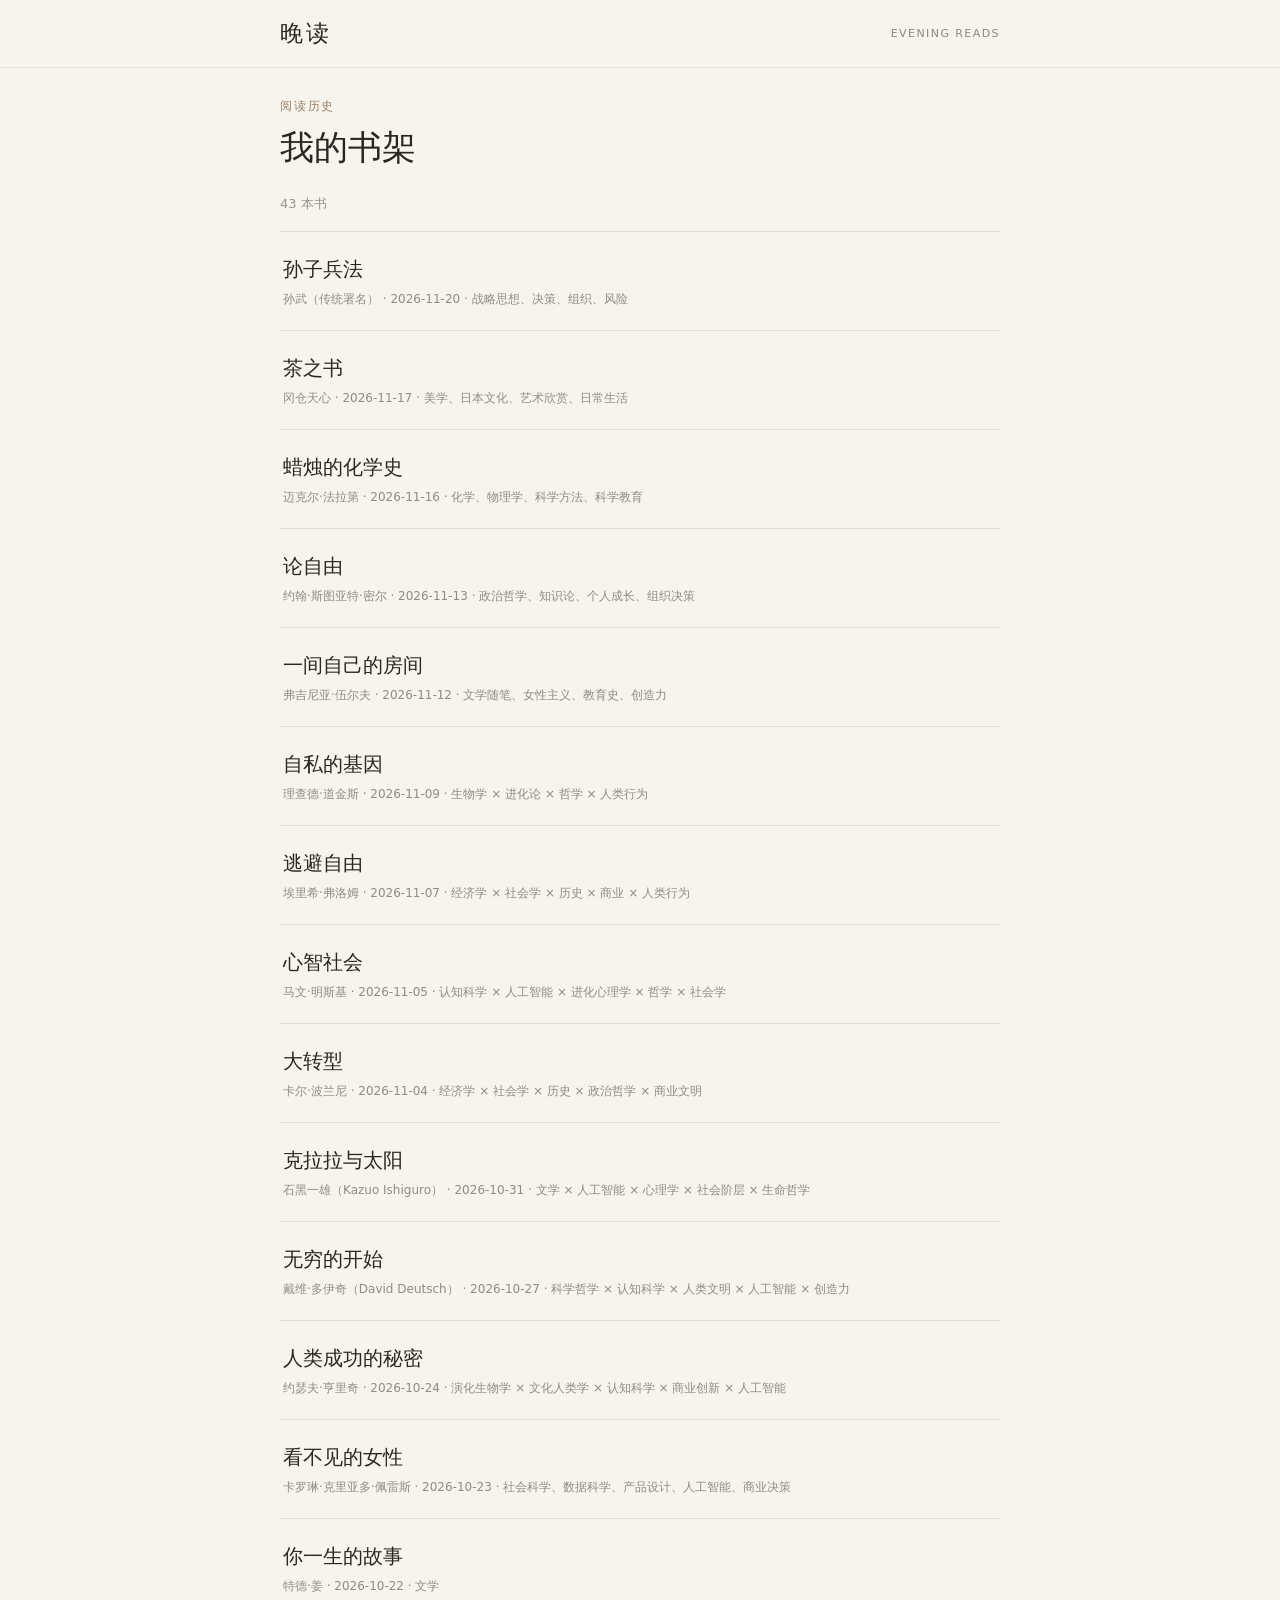
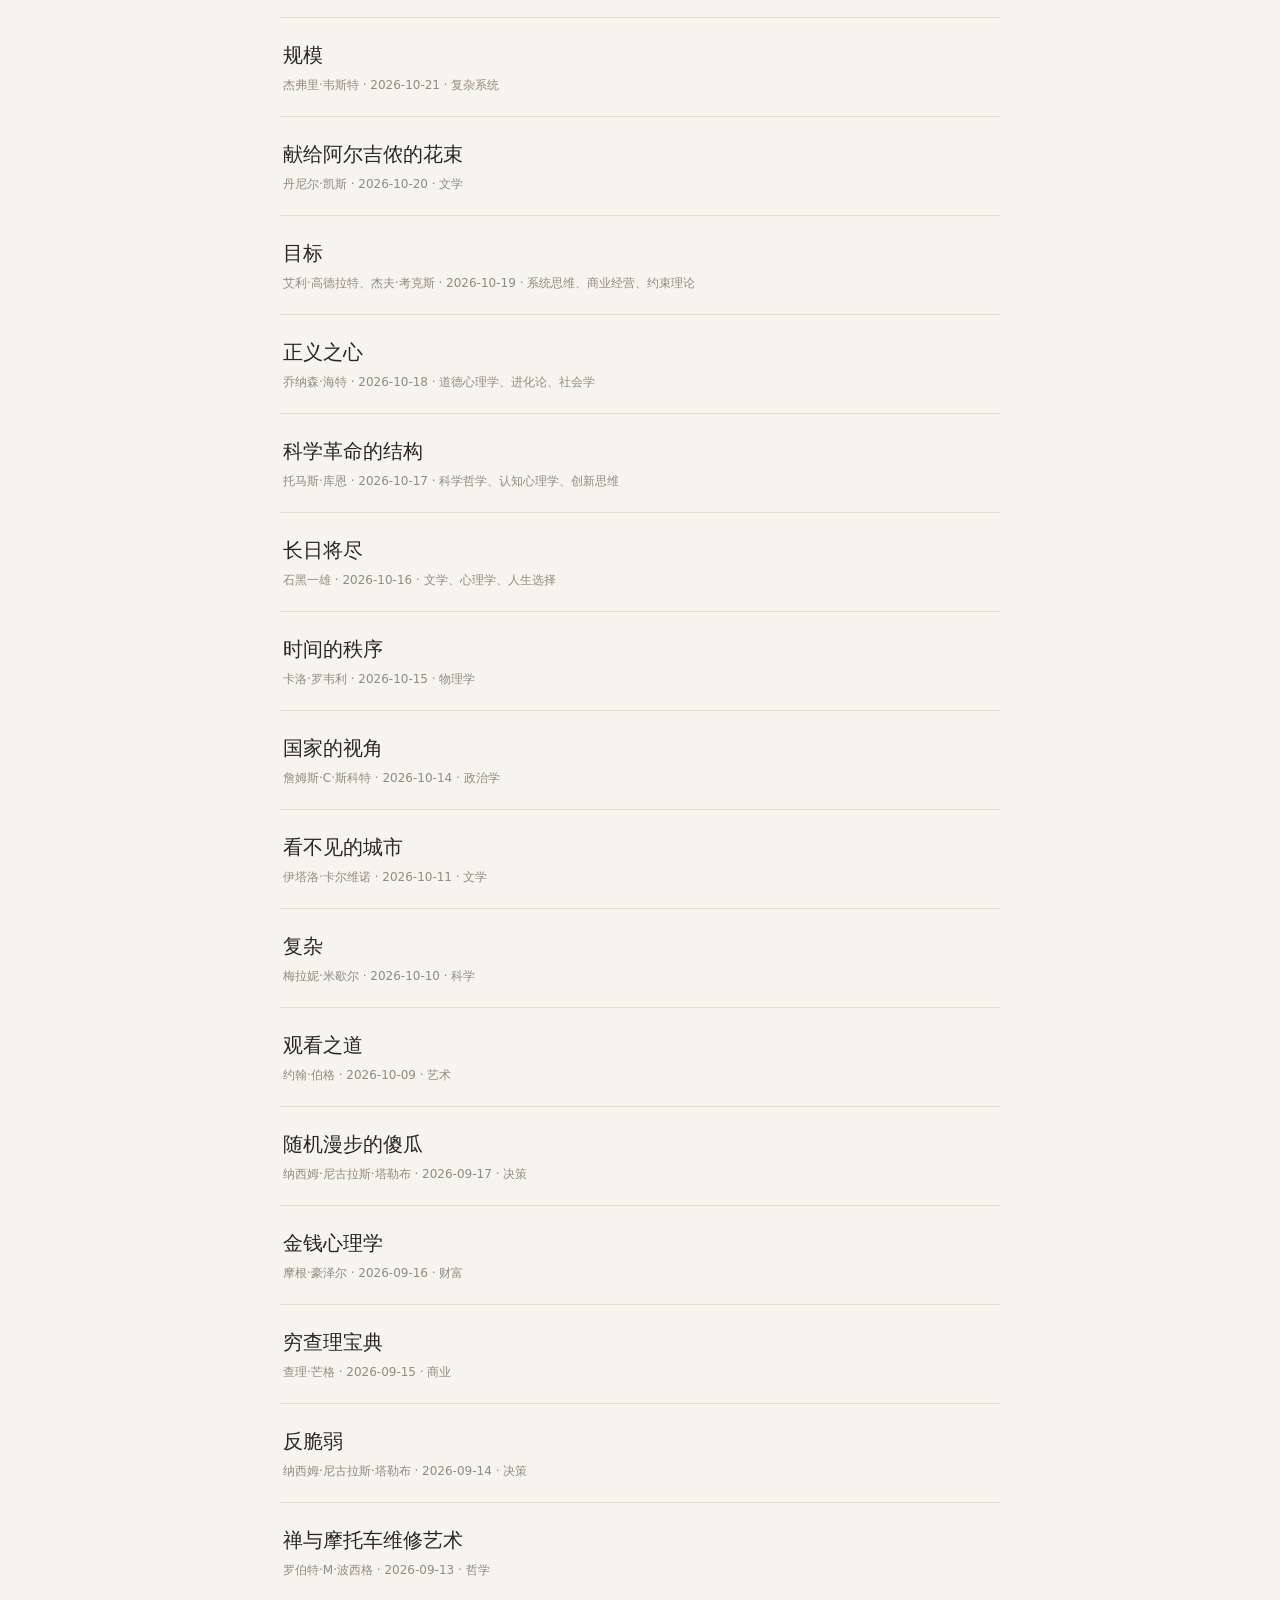
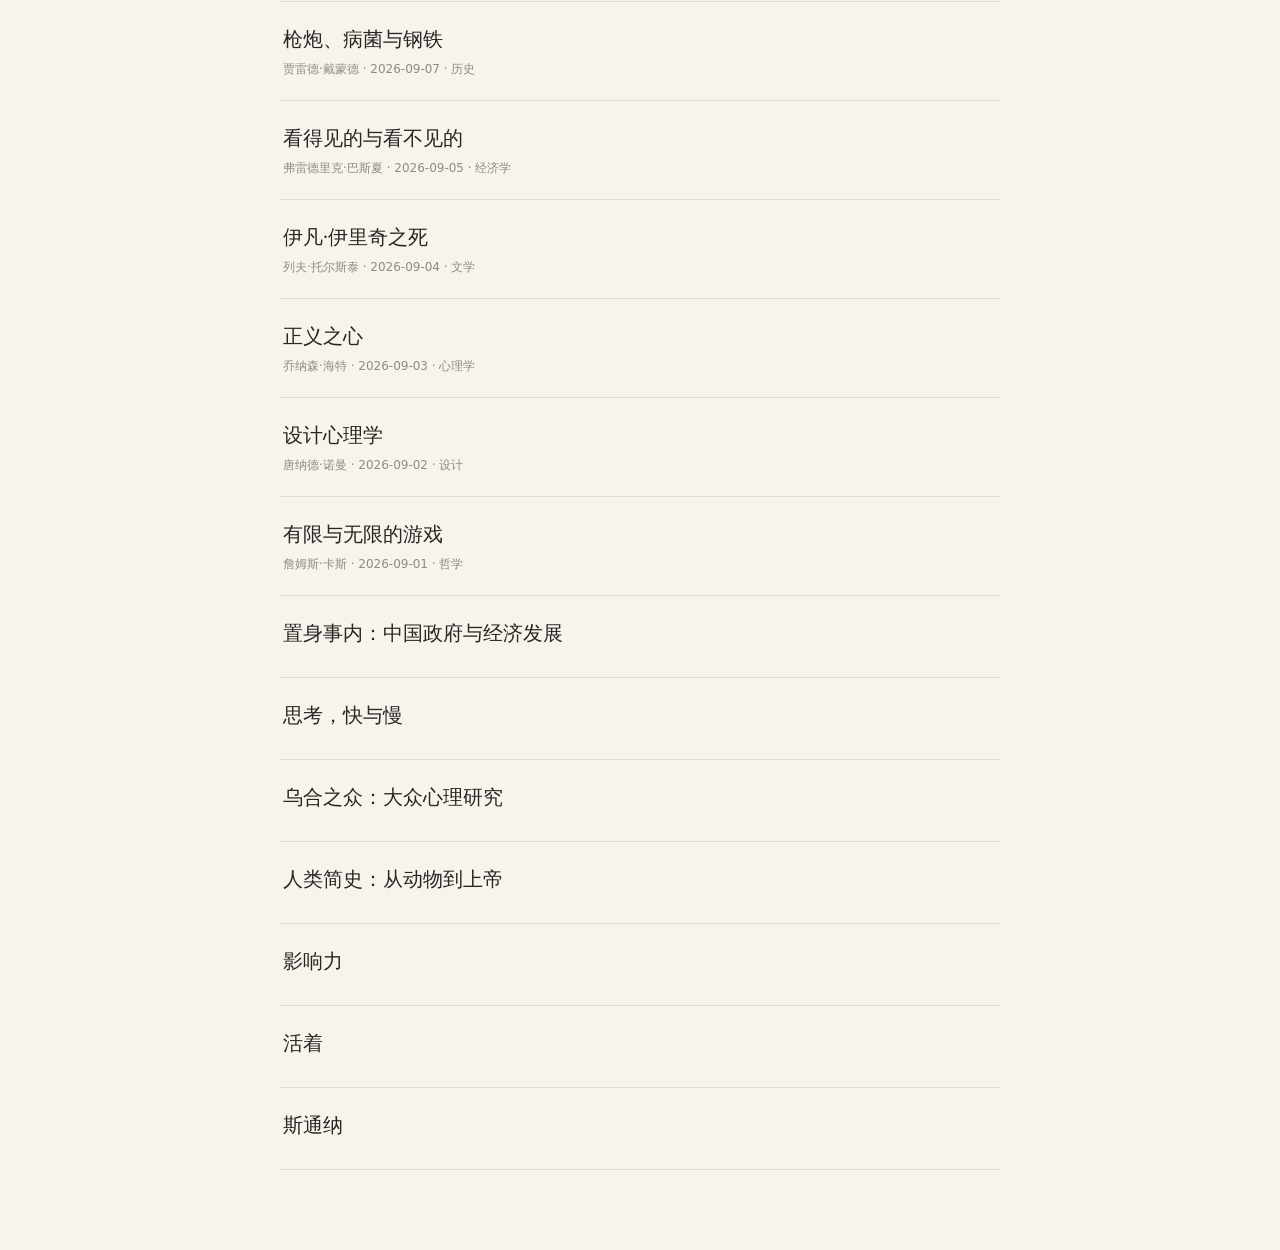
<file: read/index.html>
<!doctype html>
<html lang="zh-CN">
<head>
  <meta charset="utf-8">
  <meta name="viewport" content="width=device-width, initial-scale=1">
  <meta name="theme-color" content="#f7f4ee">
  <title>晚读书架</title>
  <style>
    :root{color-scheme:light;background:#f7f4ee;color:#292722;font-family:system-ui,-apple-system,"PingFang SC","Microsoft YaHei",sans-serif}
    *{box-sizing:border-box}body{margin:0}button{font:inherit}header{border-bottom:1px solid #e7e1d5;background:#f7f4ee;position:sticky;top:0;z-index:2}
    .bar{max-width:760px;margin:auto;padding:18px 20px;display:flex;align-items:center;justify-content:space-between}
    .brand{font-family:Georgia,"Songti SC",serif;font-size:23px;letter-spacing:.12em}.tag{font-size:11px;color:#8e887e;letter-spacing:.13em}
    main{max-width:760px;margin:auto;padding:30px 20px 80px}.eyebrow{font-size:12px;letter-spacing:.15em;color:#9b8164}
    h1{font-family:Georgia,"Songti SC",serif;font-weight:500;font-size:34px;margin:10px 0 24px}.count{font-size:13px;color:#9a948b;margin-bottom:18px}
    .row{display:block;width:100%;text-align:left;border:0;border-top:1px solid #e4ddd1;background:none;padding:22px 3px;cursor:pointer;color:inherit}
    .row:last-child{border-bottom:1px solid #e4ddd1}.row:hover{background:#f1ece3}.row-title{font-size:20px;font-family:Georgia,"Songti SC",serif;line-height:1.5}
    .row-meta{color:#918b81;font-size:12px;margin-top:7px}.back{border:0;background:none;color:#806950;padding:0;margin:0 0 25px;cursor:pointer}
    .article-meta{color:#8e887e;font-size:13px;margin-top:-10px;margin-bottom:35px}.article{font-family:Georgia,"Songti SC",serif;font-size:18px;line-height:2.05;overflow-wrap:anywhere}
    .article h1{font-size:27px;margin:40px 0 15px}.article h2{font-size:23px;font-weight:500;margin:38px 0 12px}.article h3{font-size:20px;font-weight:500;margin:30px 0 10px}
    .article p{margin:0 0 19px;white-space:pre-wrap}.article blockquote{border-left:2px solid #ad9880;margin:16px 0 24px;padding-left:18px;color:#615748}.article hr{border:0;border-top:1px solid #e1d9cc;margin:38px 0}
    .article ul,.article ol{padding-left:1.5em}.article li{margin:8px 0}.article strong{font-weight:650}.article code{font-size:.9em;background:#eee7dc;padding:2px 4px}
    .notice{color:#8b4c3f;font-size:14px;padding:20px 0}.hidden{display:none}@media(max-width:600px){main{padding-top:26px}.article{font-size:17px}h1{font-size:30px}}
  </style>
</head>
<body>
  <header><div class="bar"><div class="brand">晚读</div><div class="tag">EVENING READS</div></div></header>
  <main><div id="shelf"><div class="eyebrow">阅读历史</div><h1>我的书架</h1><div id="count" class="count"></div><div id="list"></div></div>
  <div id="detail" class="hidden"><button id="back" class="back">← 返回书架</button><div class="eyebrow">每日一本书</div><h1 id="title"></h1><div id="meta" class="article-meta"></div><div id="article" class="article"></div></div></main>
  <script>
    const shelf=document.getElementById('shelf'),detail=document.getElementById('detail'),list=document.getElementById('list');
    let books=[];
    const escapeHTML=s=>s.replace(/[&<>"']/g,c=>({'&':'&amp;','<':'&lt;','>':'&gt;','"':'&quot;',"'":'&#39;'}[c]));
    const inline=s=>escapeHTML(s).replace(/\*\*(.+?)\*\*/g,'<strong>$1</strong>').replace(/`([^`]+)`/g,'<code>$1</code>');
    function markdown(text){
      const lines=text.split('\n'),out=[];let paragraph=[],quote=[],items=[],ordered=false;
      function flush(){if(paragraph.length){out.push('<p>'+inline(paragraph.join('\n'))+'</p>');paragraph=[]}if(quote.length){out.push('<blockquote>'+inline(quote.join('\n'))+'</blockquote>');quote=[]}if(items.length){out.push('<'+(ordered?'ol':'ul')+'>'+items.map(x=>'<li>'+inline(x)+'</li>').join('')+'</'+(ordered?'ol':'ul')+'>');items=[]}}
      for(const line of lines){const t=line.trim();if(!t){flush();continue}if(/^#{1,3} /.test(t)){flush();const n=t.match(/^#+/)[0].length;out.push('<h'+n+'>'+inline(t.slice(n+1))+'</h'+n+'>');continue}if(t==='---'){flush();out.push('<hr>');continue}if(t.startsWith('> ')){if(paragraph.length||items.length)flush();quote.push(t.slice(2));continue}const m=t.match(/^([-*]|\d+\.)\s+(.+)$/);if(m){if(paragraph.length||quote.length)flush();const nextOrdered=m[1].endsWith('.');if(items.length&&ordered!==nextOrdered)flush();ordered=nextOrdered;items.push(m[2]);continue}if(quote.length||items.length)flush();paragraph.push(line)}flush();return out.join('');
    }
    function showShelf(){detail.classList.add('hidden');shelf.classList.remove('hidden');history.replaceState(null,'',location.pathname);window.scrollTo(0,0)}
    async function showBook(i){const b=books[i];if(!b)return;shelf.classList.add('hidden');detail.classList.remove('hidden');document.getElementById('title').textContent=b.title;document.getElementById('meta').textContent=[b.author,b.date,b.category].filter(Boolean).join(' · ');document.getElementById('article').textContent='正在打开…';history.replaceState(null,'','#book-'+i);window.scrollTo(0,0);try{const r=await fetch(b.file);if(!r.ok)throw Error(r.status);document.getElementById('article').innerHTML=markdown(await r.text())}catch{document.getElementById('article').innerHTML='<div class="notice">文章读取失败，请刷新页面重试。</div>'}}
    document.getElementById('back').onclick=showShelf;
    async function start(){try{const r=await fetch('books.json');if(!r.ok)throw Error(r.status);books=await r.json();books.sort((a,b)=>(b.date||'').localeCompare(a.date||''));document.getElementById('count').textContent=books.length+' 本书';books.forEach((b,i)=>{const button=document.createElement('button');button.className='row';button.innerHTML='<div class="row-title">'+escapeHTML(b.title)+'</div><div class="row-meta">'+escapeHTML([b.author,b.date,b.category].filter(Boolean).join(' · '))+'</div>';button.onclick=()=>showBook(i);list.append(button)});const match=location.hash.match(/^#book-(\d+)$/);if(match)showBook(Number(match[1]))}catch{list.innerHTML='<div class="notice">书架读取失败，请刷新页面重试。</div>'}}start();
  </script>
</body>
</html>
</file>
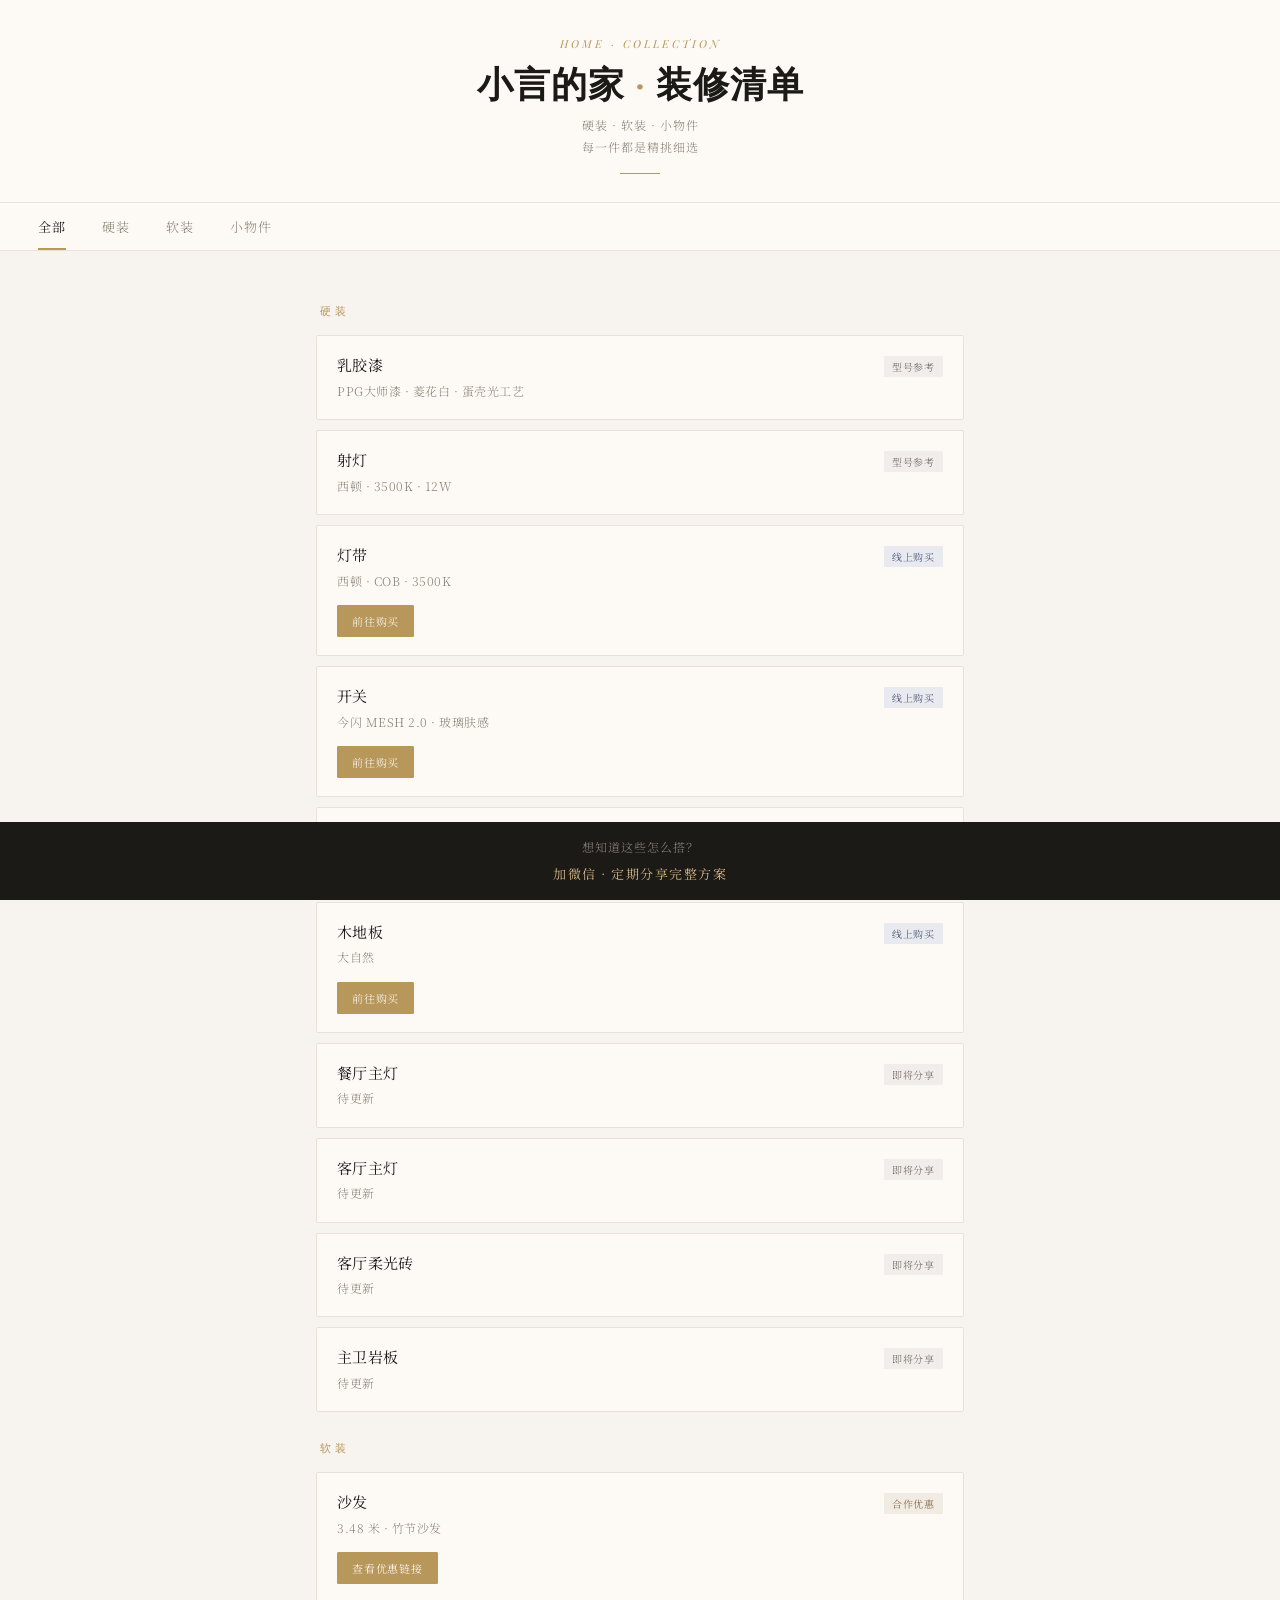
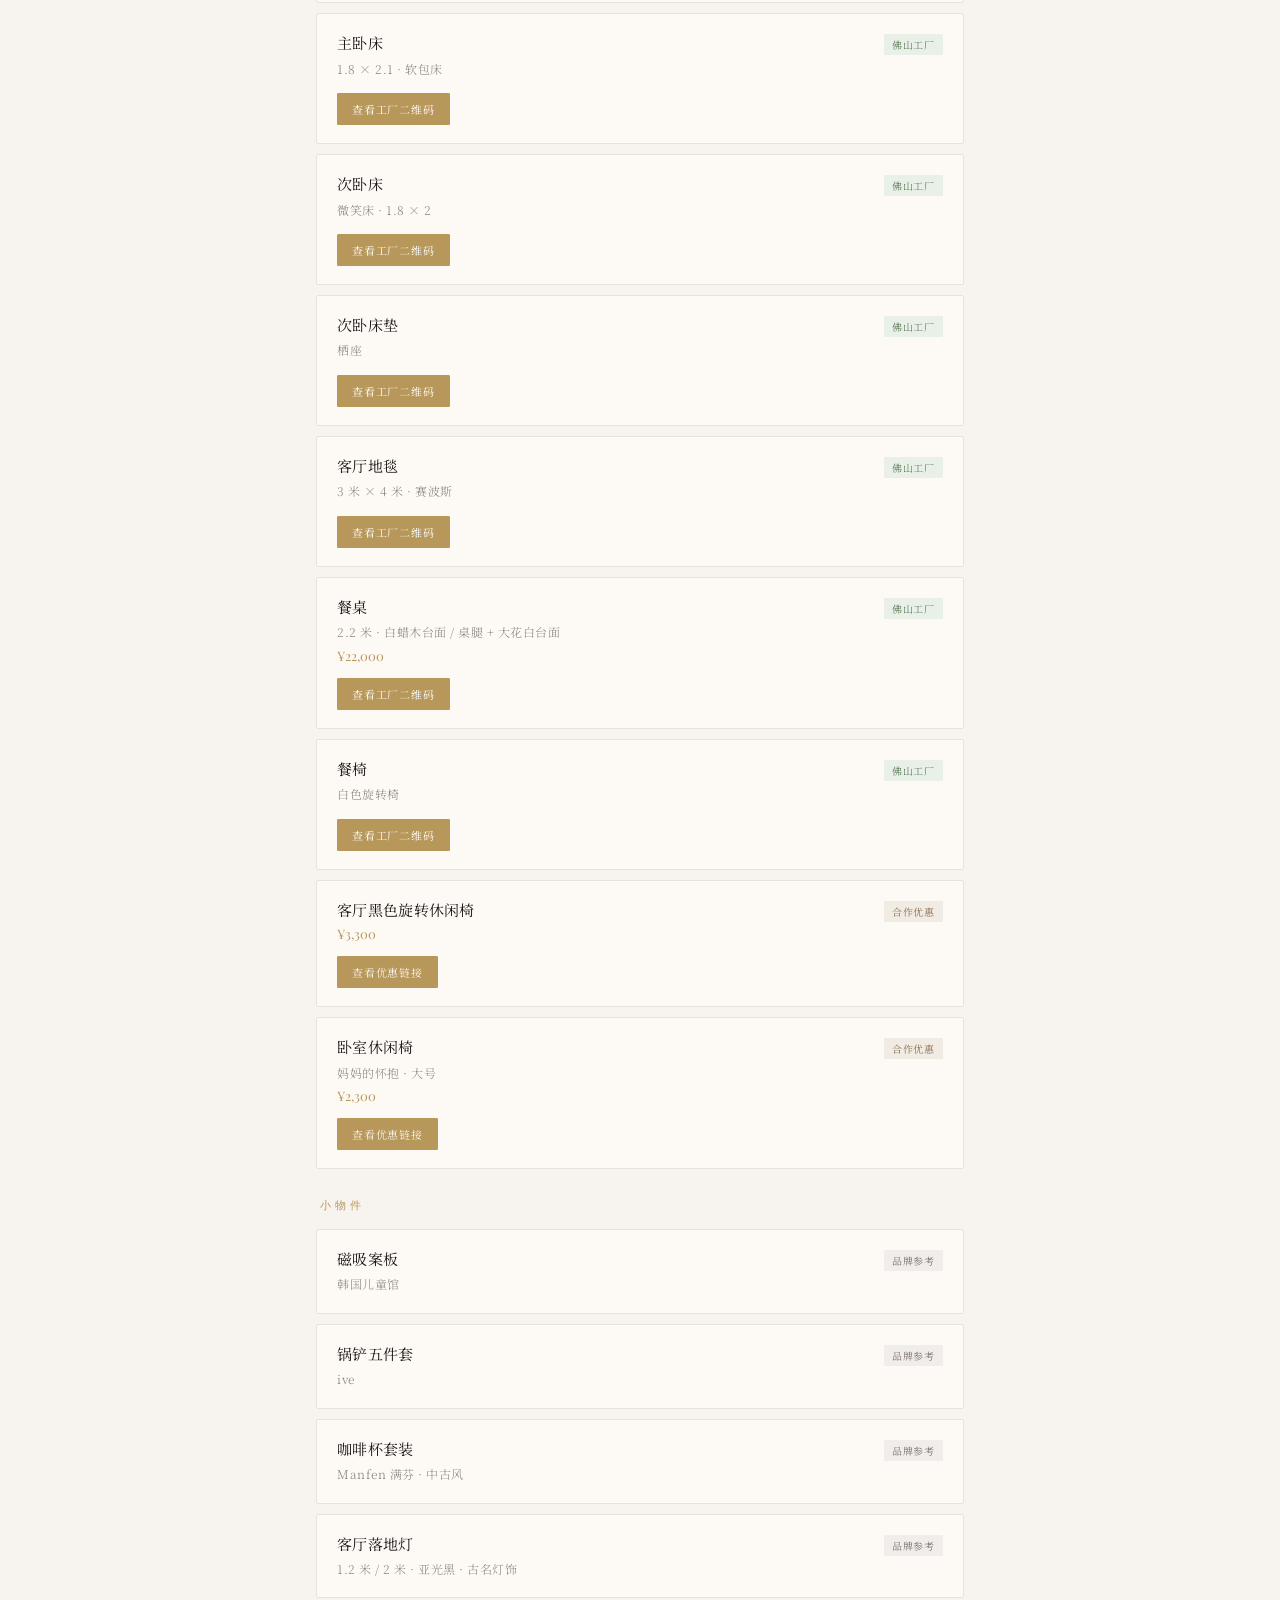
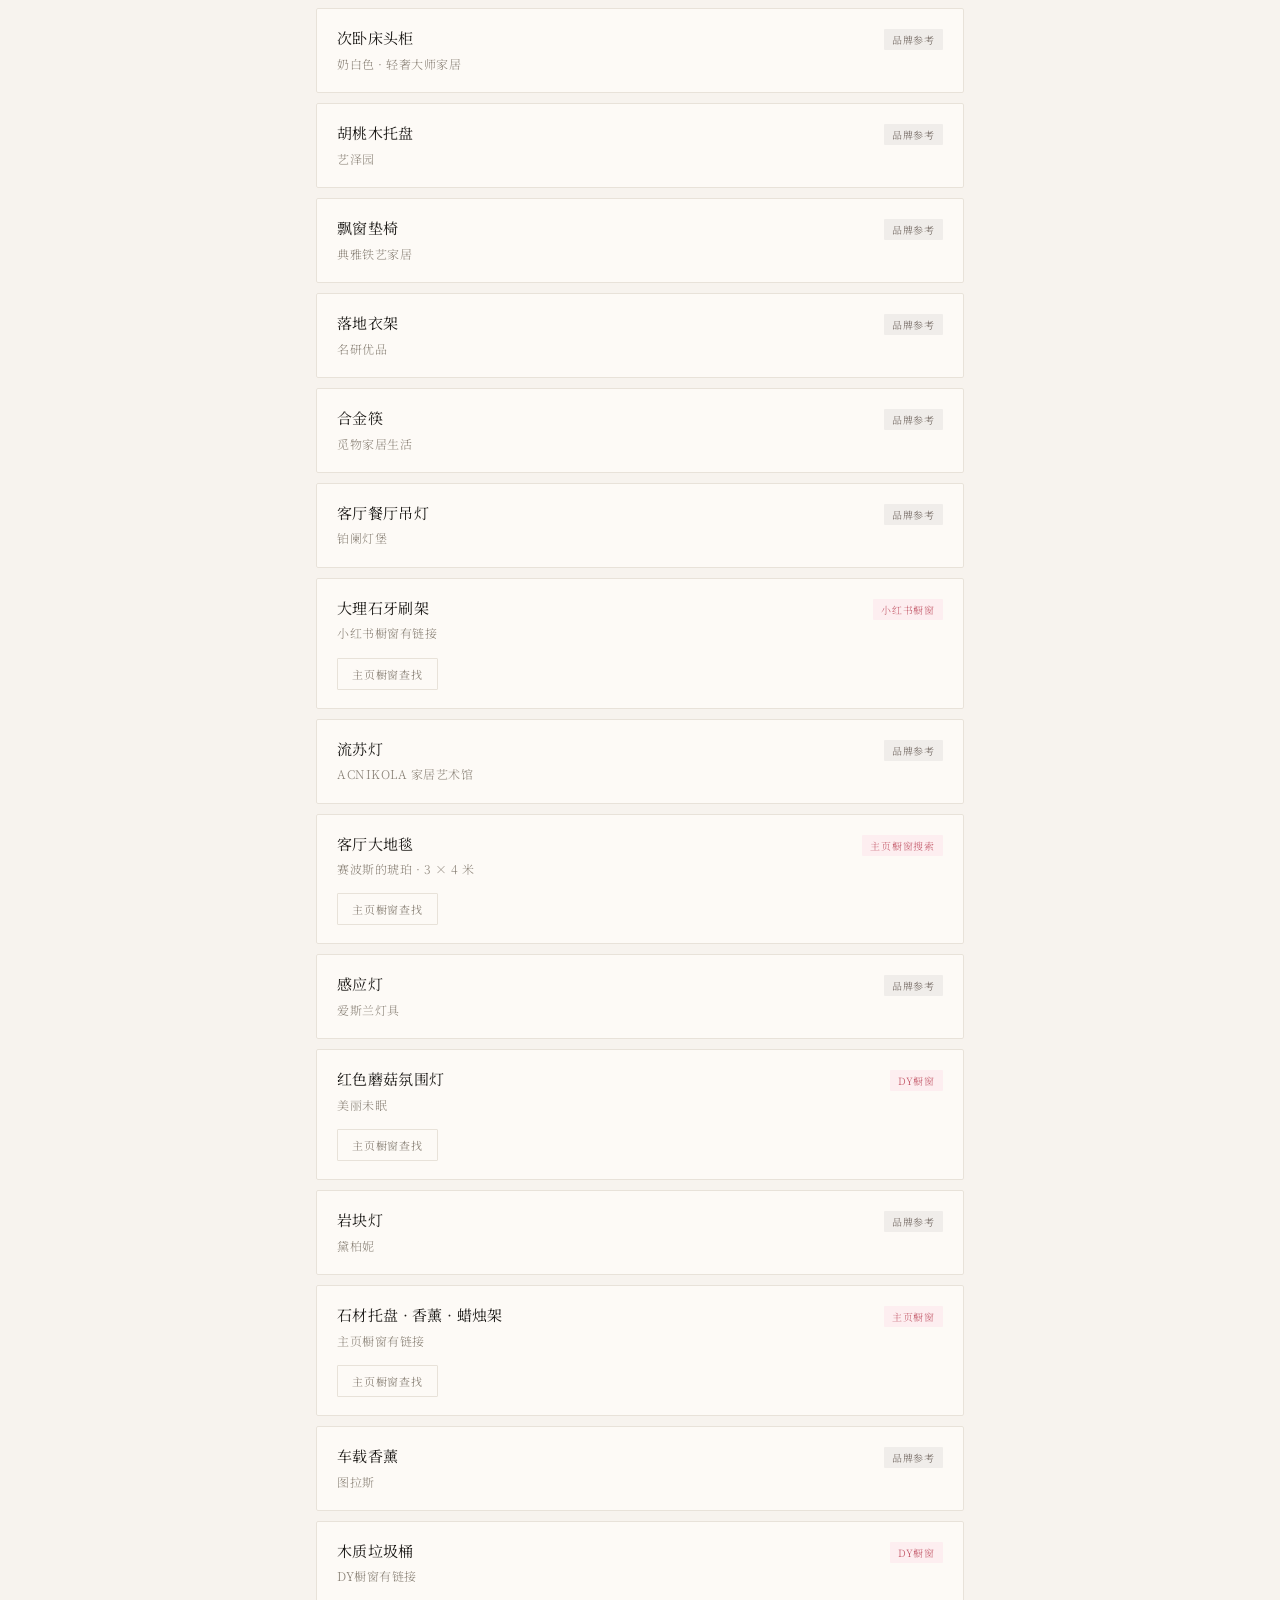
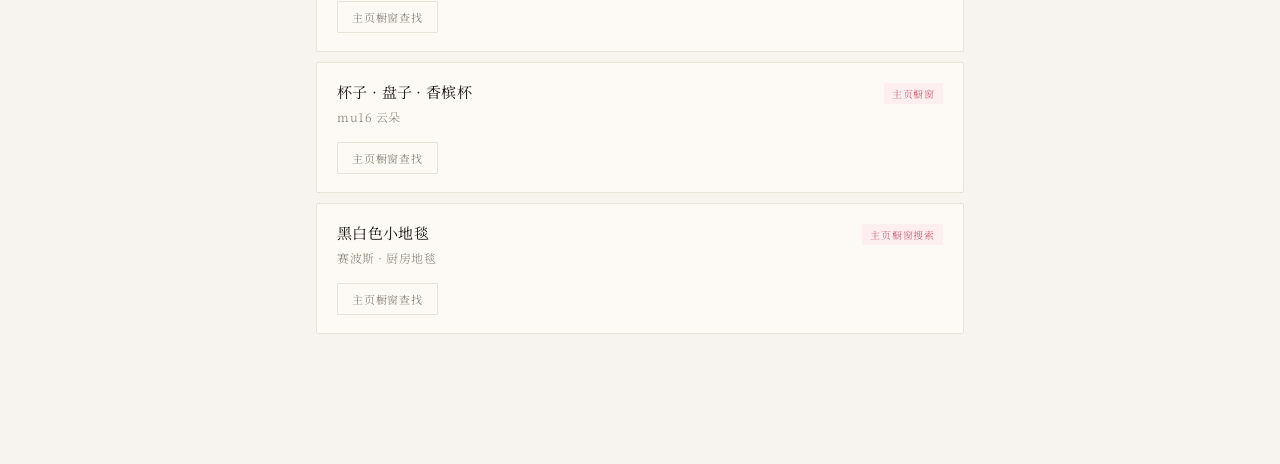
<file: list.html>
<!DOCTYPE html>
<html lang="zh">
<head>
<meta charset="UTF-8">
<meta name="viewport" content="width=device-width, initial-scale=1.0">
<title>小言的家 · 装修清单</title>
<link href="https://fonts.googleapis.com/css2?family=Playfair+Display:ital,wght@0,400;0,600;1,400&family=Noto+Serif+SC:wght@300;400&display=swap" rel="stylesheet">
<style>
  :root {
    --cream: #F7F3EE;
    --warm-white: #FDFAF6;
    --ink: #1C1A17;
    --stone: #8C8479;
    --gold: #B8975A;
    --gold-light: #D4B483;
    --mist: #E8E2D9;
    --tag-factory: #E8F0E8;
    --tag-factory-text: #4A6741;
    --tag-online: #E8EAF0;
    --tag-online-text: #3D4A6A;
    --tag-collab: #F0EBE3;
    --tag-collab-text: #7A5A35;
    --tag-info: #F0EDEA;
    --tag-info-text: #6B6059;
  }

  * { margin: 0; padding: 0; box-sizing: border-box; }

  body {
    background: var(--cream);
    color: var(--ink);
    font-family: 'Noto Serif SC', serif;
    font-weight: 300;
    min-height: 100vh;
    overflow-x: hidden;
  }

  /* ── Header ── */
  header {
    background: var(--warm-white);
    border-bottom: 1px solid var(--mist);
    padding: 36px 24px 28px;
    text-align: center;
    position: relative;
  }

  .header-eyebrow {
    font-family: 'Playfair Display', serif;
    font-style: italic;
    font-size: 11px;
    letter-spacing: 3px;
    color: var(--gold);
    text-transform: uppercase;
    margin-bottom: 10px;
  }

  header h1 {
    font-family: 'Playfair Display', serif;
    font-size: clamp(26px, 6vw, 36px);
    font-weight: 600;
    color: var(--ink);
    letter-spacing: 1px;
    line-height: 1.2;
  }

  header h1 span {
    color: var(--gold);
  }

  .header-sub {
    margin-top: 10px;
    font-size: 12px;
    color: var(--stone);
    letter-spacing: 1px;
    line-height: 1.8;
  }

  .header-divider {
    width: 40px;
    height: 1px;
    background: var(--gold);
    margin: 16px auto 0;
  }

  /* ── Tab Nav ── */
  .tab-nav {
    display: flex;
    gap: 0;
    padding: 0 20px;
    background: var(--warm-white);
    border-bottom: 1px solid var(--mist);
    overflow-x: auto;
    scrollbar-width: none;
    -webkit-overflow-scrolling: touch;
  }

  .tab-nav::-webkit-scrollbar { display: none; }

  .tab-btn {
    flex-shrink: 0;
    background: none;
    border: none;
    padding: 14px 18px;
    font-family: 'Noto Serif SC', serif;
    font-size: 13px;
    font-weight: 300;
    color: var(--stone);
    cursor: pointer;
    position: relative;
    letter-spacing: 1px;
    transition: color 0.3s;
    white-space: nowrap;
  }

  .tab-btn::after {
    content: '';
    position: absolute;
    bottom: 0; left: 50%; right: 50%;
    height: 2px;
    background: var(--gold);
    transition: left 0.3s, right 0.3s;
  }

  .tab-btn.active {
    color: var(--ink);
    font-weight: 400;
  }

  .tab-btn.active::after {
    left: 18px;
    right: 18px;
  }

  /* ── Main ── */
  main {
    max-width: 680px;
    margin: 0 auto;
    padding: 24px 16px 120px;
  }

  .section {
    display: none;
    animation: fadeUp 0.4s ease both;
  }

  .section.active { display: block; }

  @keyframes fadeUp {
    from { opacity: 0; transform: translateY(12px); }
    to   { opacity: 1; transform: translateY(0); }
  }

  .section-title {
    font-family: 'Playfair Display', serif;
    font-size: 11px;
    letter-spacing: 4px;
    text-transform: uppercase;
    color: var(--gold);
    margin: 28px 0 16px 4px;
  }

  /* ── Card ── */
  .card {
    background: var(--warm-white);
    border: 1px solid var(--mist);
    border-radius: 2px;
    padding: 18px 20px;
    margin-bottom: 10px;
    transition: box-shadow 0.25s, border-color 0.25s;
    position: relative;
  }

  .card:hover {
    box-shadow: 0 4px 20px rgba(28,26,23,0.07);
    border-color: var(--gold-light);
  }

  .card-header {
    display: flex;
    align-items: flex-start;
    justify-content: space-between;
    gap: 12px;
  }

  .card-left { flex: 1; }

  .card-name {
    font-size: 15px;
    font-weight: 400;
    color: var(--ink);
    line-height: 1.5;
    letter-spacing: 0.3px;
  }

  .card-detail {
    font-size: 12px;
    color: var(--stone);
    margin-top: 4px;
    letter-spacing: 0.5px;
    line-height: 1.7;
  }

  /* ── Tags ── */
  .tag {
    display: inline-block;
    font-size: 10px;
    letter-spacing: 0.8px;
    padding: 3px 8px;
    border-radius: 1px;
    white-space: nowrap;
    flex-shrink: 0;
    margin-top: 2px;
  }

  .tag-factory  { background: var(--tag-factory);  color: var(--tag-factory-text); }
  .tag-online   { background: var(--tag-online);   color: var(--tag-online-text); }
  .tag-collab   { background: var(--tag-collab);   color: var(--tag-collab-text); }
  .tag-info     { background: var(--tag-info);     color: var(--tag-info-text); }
  .tag-xiaohongshu { background: #FDEEF0; color: #C45A6A; }

  /* ── Action Buttons ── */
  .card-actions {
    margin-top: 14px;
    display: flex;
    gap: 8px;
    flex-wrap: wrap;
  }

  .btn {
    display: inline-flex;
    align-items: center;
    gap: 5px;
    font-family: 'Noto Serif SC', serif;
    font-size: 11px;
    letter-spacing: 0.8px;
    padding: 7px 14px;
    border-radius: 1px;
    cursor: pointer;
    border: 1px solid;
    text-decoration: none;
    transition: all 0.2s;
  }

  .btn-primary {
    background: var(--gold);
    border-color: var(--gold);
    color: white;
  }

  .btn-primary:hover {
    background: var(--gold-light);
    border-color: var(--gold-light);
  }

  .btn-outline {
    background: transparent;
    border-color: var(--mist);
    color: var(--stone);
  }

  .btn-outline:hover {
    border-color: var(--gold);
    color: var(--gold);
  }

  /* ── QR Modal ── */
  .qr-expand {
    display: none;
    margin-top: 14px;
    padding: 16px;
    background: var(--cream);
    border: 1px dashed var(--mist);
    border-radius: 2px;
    text-align: center;
  }

  .qr-expand.open { display: block; animation: fadeUp 0.3s ease; }

  .qr-placeholder {
    width: 120px;
    height: 120px;
    background: var(--mist);
    margin: 0 auto 10px;
    display: flex;
    align-items: center;
    justify-content: center;
    border-radius: 2px;
  }

  .qr-placeholder svg { opacity: 0.4; }

  .qr-caption {
    font-size: 11px;
    color: var(--stone);
    letter-spacing: 1px;
  }

  /* ── Price tag ── */
  .price {
    font-family: 'Playfair Display', serif;
    font-size: 13px;
    color: var(--gold);
    margin-top: 4px;
  }

  /* ── Bottom CTA ── */
  .bottom-cta {
    position: fixed;
    bottom: 0; left: 0; right: 0;
    background: var(--ink);
    color: var(--cream);
    padding: 16px 24px;
    text-align: center;
    z-index: 100;
  }

  .bottom-cta p {
    font-size: 12px;
    color: var(--stone);
    letter-spacing: 1px;
    margin-bottom: 6px;
  }

  .bottom-cta strong {
    font-size: 13px;
    color: var(--gold-light);
    letter-spacing: 1.5px;
    font-weight: 400;
  }

  /* ── Responsive ── */
  @media (max-width: 400px) {
    .card { padding: 14px 15px; }
    .card-name { font-size: 14px; }
  }
</style>
</head>
<body>

<header>
  <div class="header-eyebrow">Home · Collection</div>
  <h1>小言的家 <span>·</span> 装修清单</h1>
  <p class="header-sub">硬装 · 软装 · 小物件<br>每一件都是精挑细选</p>
  <div class="header-divider"></div>
</header>

<nav class="tab-nav">
  <button class="tab-btn active" onclick="switchTab('all', this)">全部</button>
  <button class="tab-btn" onclick="switchTab('hard', this)">硬装</button>
  <button class="tab-btn" onclick="switchTab('soft', this)">软装</button>
  <button class="tab-btn" onclick="switchTab('small', this)">小物件</button>
</nav>

<main>

  <!-- ═══ ALL ═══ -->
  <div id="all" class="section active">
    <div class="section-title">硬装</div>
    <!-- cards injected by JS -->
  </div>

  <!-- ═══ HARD ═══ -->
  <div id="hard" class="section"></div>

  <!-- ═══ SOFT ═══ -->
  <div id="soft" class="section"></div>

  <!-- ═══ SMALL ═══ -->
  <div id="small" class="section"></div>

</main>

<div class="bottom-cta">
  <p>想知道这些怎么搭？</p>
  <strong>加微信 · 定期分享完整方案</strong>
</div>

<script>
const data = {
  hard: [
    {
      name: "乳胶漆",
      detail: "PPG大师漆 · 菱花白 · 蛋壳光工艺",
      type: "info",
      tagLabel: "型号参考",
    },
    {
      name: "射灯",
      detail: "西顿 · 3500K · 12W",
      type: "info",
      tagLabel: "型号参考",
    },
    {
      name: "灯带",
      detail: "西顿 · COB · 3500K",
      type: "online",
      tagLabel: "线上购买",
      link: "https://www.taobao.com/",
    },
    {
      name: "开关",
      detail: "今闪 MESH 2.0 · 玻璃肤感",
      type: "online",
      tagLabel: "线上购买",
      link: "https://www.taobao.com/",
    },
    {
      name: "插座",
      detail: "公牛 G57",
      type: "info",
      tagLabel: "型号参考",
    },
    {
      name: "木地板",
      detail: "大自然",
      type: "online",
      tagLabel: "线上购买",
      link: "https://www.taobao.com/",
    },
    {
      name: "餐厅主灯",
      detail: "待更新",
      type: "info",
      tagLabel: "即将分享",
    },
    {
      name: "客厅主灯",
      detail: "待更新",
      type: "info",
      tagLabel: "即将分享",
    },
    {
      name: "客厅柔光砖",
      detail: "待更新",
      type: "info",
      tagLabel: "即将分享",
    },
    {
      name: "主卫岩板",
      detail: "待更新",
      type: "info",
      tagLabel: "即将分享",
    },
  ],
  soft: [
    {
      name: "沙发",
      detail: "3.48 米 · 竹节沙发",
      type: "collab",
      tagLabel: "合作优惠",
      link: "https://www.taobao.com/",
    },
    {
      name: "主卧床",
      detail: "1.8 × 2.1 · 软包床",
      type: "factory",
      tagLabel: "佛山工厂",
      hasQR: true,
    },
    {
      name: "次卧床",
      detail: "微笑床 · 1.8 × 2",
      type: "factory",
      tagLabel: "佛山工厂",
      hasQR: true,
    },
    {
      name: "次卧床垫",
      detail: "栖座",
      type: "factory",
      tagLabel: "佛山工厂",
      hasQR: true,
    },
    {
      name: "客厅地毯",
      detail: "3 米 × 4 米 · 赛波斯",
      type: "factory",
      tagLabel: "佛山工厂",
      hasQR: true,
    },
    {
      name: "餐桌",
      detail: "2.2 米 · 白蜡木台面 / 桌腿 + 大花白台面",
      type: "factory",
      tagLabel: "佛山工厂",
      price: "¥22,000",
      hasQR: true,
    },
    {
      name: "餐椅",
      detail: "白色旋转椅",
      type: "factory",
      tagLabel: "佛山工厂",
      hasQR: true,
    },
    {
      name: "客厅黑色旋转休闲椅",
      detail: "",
      type: "collab",
      tagLabel: "合作优惠",
      price: "¥3,300",
      link: "https://www.taobao.com/",
    },
    {
      name: "卧室休闲椅",
      detail: "妈妈的怀抱 · 大号",
      type: "collab",
      tagLabel: "合作优惠",
      price: "¥2,300",
      link: "https://www.taobao.com/",
    },
  ],
  small: [
    {
      name: "磁吸案板",
      detail: "韩国儿童馆",
      type: "info",
      tagLabel: "品牌参考",
    },
    {
      name: "锅铲五件套",
      detail: "ive",
      type: "info",
      tagLabel: "品牌参考",
    },
    {
      name: "咖啡杯套装",
      detail: "Manfen 满芬 · 中古风",
      type: "info",
      tagLabel: "品牌参考",
    },
    {
      name: "客厅落地灯",
      detail: "1.2 米 / 2 米 · 亚光黑 · 古名灯饰",
      type: "info",
      tagLabel: "品牌参考",
    },
    {
      name: "次卧床头柜",
      detail: "奶白色 · 轻奢大师家居",
      type: "info",
      tagLabel: "品牌参考",
    },
    {
      name: "胡桃木托盘",
      detail: "艺泽园",
      type: "info",
      tagLabel: "品牌参考",
    },
    {
      name: "飘窗垫椅",
      detail: "典雅铁艺家居",
      type: "info",
      tagLabel: "品牌参考",
    },
    {
      name: "落地衣架",
      detail: "名研优品",
      type: "info",
      tagLabel: "品牌参考",
    },
    {
      name: "合金筷",
      detail: "觅物家居生活",
      type: "info",
      tagLabel: "品牌参考",
    },
    {
      name: "客厅餐厅吊灯",
      detail: "铂阑灯堡",
      type: "info",
      tagLabel: "品牌参考",
    },
    {
      name: "大理石牙刷架",
      detail: "小红书橱窗有链接",
      type: "xhs",
      tagLabel: "小红书橱窗",
    },
    {
      name: "流苏灯",
      detail: "ACNIKOLA 家居艺术馆",
      type: "info",
      tagLabel: "品牌参考",
    },
    {
      name: "客厅大地毯",
      detail: "赛波斯的琥珀 · 3 × 4 米",
      type: "xhs",
      tagLabel: "主页橱窗搜索",
    },
    {
      name: "感应灯",
      detail: "爱斯兰灯具",
      type: "info",
      tagLabel: "品牌参考",
    },
    {
      name: "红色蘑菇氛围灯",
      detail: "美丽未眠",
      type: "xhs",
      tagLabel: "DY橱窗",
    },
    {
      name: "岩块灯",
      detail: "黛柏妮",
      type: "info",
      tagLabel: "品牌参考",
    },
    {
      name: "石材托盘 · 香薰 · 蜡烛架",
      detail: "主页橱窗有链接",
      type: "xhs",
      tagLabel: "主页橱窗",
    },
    {
      name: "车载香薰",
      detail: "图拉斯",
      type: "info",
      tagLabel: "品牌参考",
    },
    {
      name: "木质垃圾桶",
      detail: "DY橱窗有链接",
      type: "xhs",
      tagLabel: "DY橱窗",
    },
    {
      name: "杯子 · 盘子 · 香槟杯",
      detail: "mu16 云朵",
      type: "xhs",
      tagLabel: "主页橱窗",
    },
    {
      name: "黑白色小地毯",
      detail: "赛波斯 · 厨房地毯",
      type: "xhs",
      tagLabel: "主页橱窗搜索",
    },
  ]
};

const tagConfig = {
  factory:  { cls: "tag-factory",  label: "佛山工厂" },
  online:   { cls: "tag-online",   label: "线上购买" },
  collab:   { cls: "tag-collab",   label: "合作优惠" },
  info:     { cls: "tag-info",     label: "型号参考" },
  xhs:      { cls: "tag-xiaohongshu", label: "橱窗链接" },
};

function buildCard(item, idx) {
  const tc = tagConfig[item.type] || tagConfig.info;
  const tagLabel = item.tagLabel || tc.label;
  const id = `card-${idx}-${Math.random().toString(36).slice(2,6)}`;

  let actionsHtml = '';
  if (item.hasQR) {
    actionsHtml = `
      <div class="card-actions">
        <button class="btn btn-primary" onclick="toggleQR('${id}')">查看工厂二维码</button>
      </div>
      <div class="qr-expand" id="${id}">
        <div class="qr-placeholder">
          <svg width="48" height="48" viewBox="0 0 24 24" fill="none" stroke="#8C8479" stroke-width="1.5">
            <rect x="3" y="3" width="7" height="7" rx="1"/><rect x="14" y="3" width="7" height="7" rx="1"/>
            <rect x="3" y="14" width="7" height="7" rx="1"/><path d="M14 14h1v1h-1zM17 14h1v1h-1zM14 17h1v1h-1zM17 17h3v3h-3z"/>
          </svg>
        </div>
        <p class="qr-caption">工厂二维码 · 扫码直联</p>
      </div>`;
  } else if (item.link) {
    const btnLabel = item.type === 'collab' ? '查看优惠链接' : '前往购买';
    actionsHtml = `
      <div class="card-actions">
        <a class="btn btn-primary" href="${item.link}" target="_blank">${btnLabel}</a>
      </div>`;
  } else if (item.type === 'xhs') {
    actionsHtml = `
      <div class="card-actions">
        <button class="btn btn-outline" onclick="alert('请前往小言主页橱窗查找')">主页橱窗查找</button>
      </div>`;
  }

  return `
    <div class="card">
      <div class="card-header">
        <div class="card-left">
          <div class="card-name">${item.name}</div>
          ${item.detail ? `<div class="card-detail">${item.detail}</div>` : ''}
          ${item.price ? `<div class="price">${item.price}</div>` : ''}
        </div>
        <span class="tag ${tc.cls}">${tagLabel}</span>
      </div>
      ${actionsHtml}
    </div>`;
}

function buildSection(container, categories) {
  let html = '';
  categories.forEach(cat => {
    const labels = { hard: '硬装', soft: '软装', small: '小物件' };
    html += `<div class="section-title">${labels[cat]}</div>`;
    data[cat].forEach((item, i) => { html += buildCard(item, `${cat}-${i}`); });
  });
  container.innerHTML = html;
}

// Build all sections
buildSection(document.getElementById('all'), ['hard', 'soft', 'small']);
buildSection(document.getElementById('hard'), ['hard']);
buildSection(document.getElementById('soft'), ['soft']);
buildSection(document.getElementById('small'), ['small']);

function switchTab(id, btn) {
  document.querySelectorAll('.section').forEach(s => s.classList.remove('active'));
  document.querySelectorAll('.tab-btn').forEach(b => b.classList.remove('active'));
  document.getElementById(id).classList.add('active');
  btn.classList.add('active');
}

function toggleQR(id) {
  const el = document.getElementById(id);
  el.classList.toggle('open');
}
</script>
</body>
</html>
</file>
